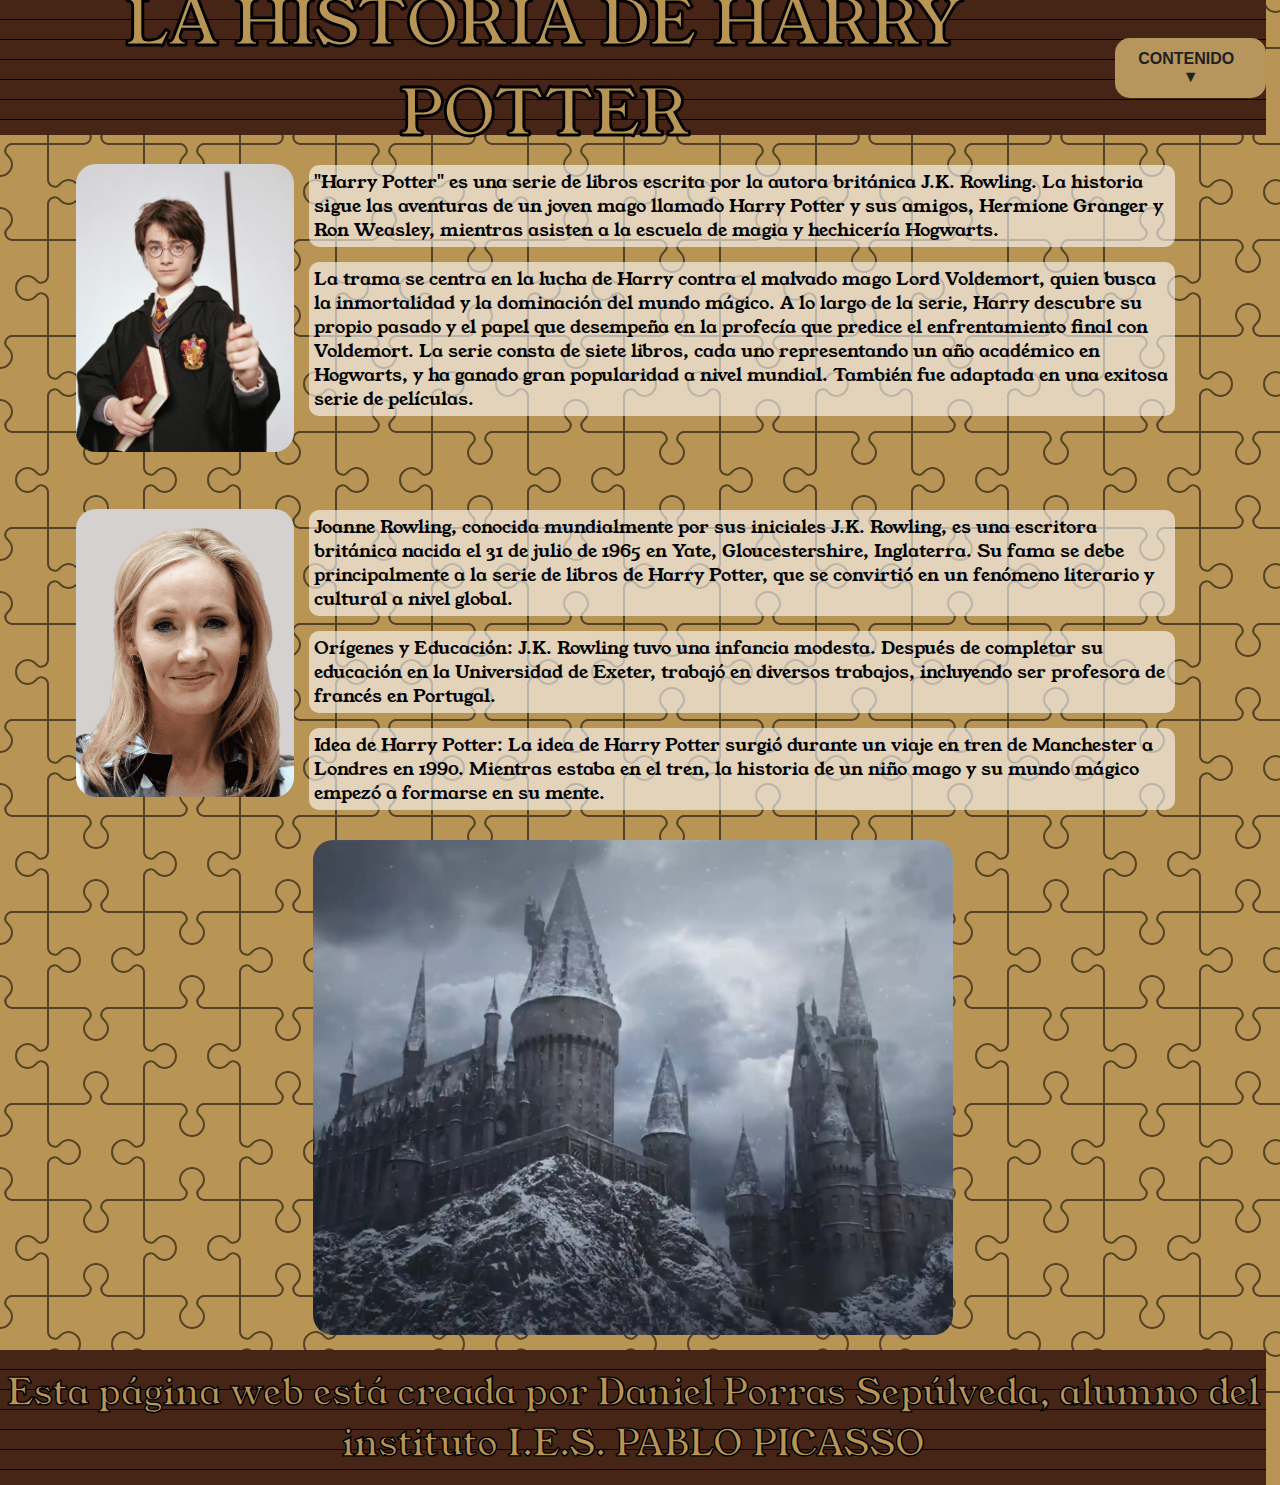
<file: index.html>
<!DOCTYPE html>
<html lang="es">
<head>
    <meta charset="UTF-8">
    <meta name="viewport" content="width=device-width, initial-scale=1.0">
    <meta name="description" content="La historia de Harry Potter"/>
    <meta name="author" content="Daniel Porras Sepúlveda"/>
    <title>Harry Potter</title>
    <link rel="stylesheet" href="./styles/styles.css">
    <link href="https://fonts.googleapis.com/css2?family=Pacifico&family=Young+Serif&display=swap" rel="stylesheet">

</head>
<body>
    <header>
        <h1>LA HISTORIA DE HARRY POTTER</h1>
        <div class="paste-button">
            <button class="button">CONTENIDO &nbsp; ▼</button>
            <div class="dropdown-content">
              <a id="top" href="./CasasHogwarts.html">Casas de Hogwarts</a>
              <a id="middle" href="./LibrosHarryPotter.html">Libros</a>
              <a id="bottom" href="./FormularioHarry.html">Formulario</a>
            </div>            
          </div>  
    </header>
    <section>
        
        <article>
                                
            <div id="contenidos">
                
                <div id="contenidoHarry">
                    <div id="img1" class="img">
                        <img src="./img/Harry.jpg" width="350" >
                    </div>
                    <div id="texto">
                        <p>"Harry Potter" es una serie de libros escrita por la autora británica J.K. Rowling. La historia sigue las aventuras de un joven mago llamado Harry Potter y sus amigos, Hermione Granger y Ron Weasley, mientras asisten a la escuela de magia y hechicería Hogwarts.</p>
                    <p> La trama se centra en la lucha de Harry contra el malvado mago Lord Voldemort, quien busca la inmortalidad y la dominación del mundo mágico. A lo largo de la serie, Harry descubre su propio pasado y el papel que desempeña en la profecía que predice el enfrentamiento final con Voldemort. La serie consta de siete libros, cada uno representando un año académico en Hogwarts, y ha ganado gran popularidad a nivel mundial. También fue adaptada en una exitosa serie de películas.</p>
                    </div>
                </div>

                <div id="contenidoJK">
                    <div class="img">
                        <img src="./img/JK_sinFondo.png">
                    </div>
                    <div id="texto">
                        <p>Joanne Rowling, conocida mundialmente por sus iniciales J.K. Rowling, es una escritora británica nacida el 31 de julio de 1965 en Yate, Gloucestershire, Inglaterra. Su fama se debe principalmente a la serie de libros de Harry Potter, que se convirtió en un fenómeno literario y cultural a nivel global.</p>
                        <p>Orígenes y Educación: J.K. Rowling tuvo una infancia modesta. Después de completar su educación en la Universidad de Exeter, trabajó en diversos trabajos, incluyendo ser profesora de francés en Portugal.</p>
                        <p>Idea de Harry Potter: La idea de Harry Potter surgió durante un viaje en tren de Manchester a Londres en 1990. Mientras estaba en el tren, la historia de un niño mago y su mundo mágico empezó a formarse en su mente.</p>
                    </div>
                    
                </div>

                <div id="contenido2">
                    <video autoplay loop muted playsinline>
                        <source src="./videos/FondoCastillo.mp4" type="video/mp4">
                    </video>
                </div>

            </div>

        </article>
        
    </section>
    <footer>
        <h2>Esta página web está creada por Daniel Porras Sepúlveda, alumno del instituto I.E.S. PABLO PICASSO</h2>
    </footer>
</body>
</html>
</file>
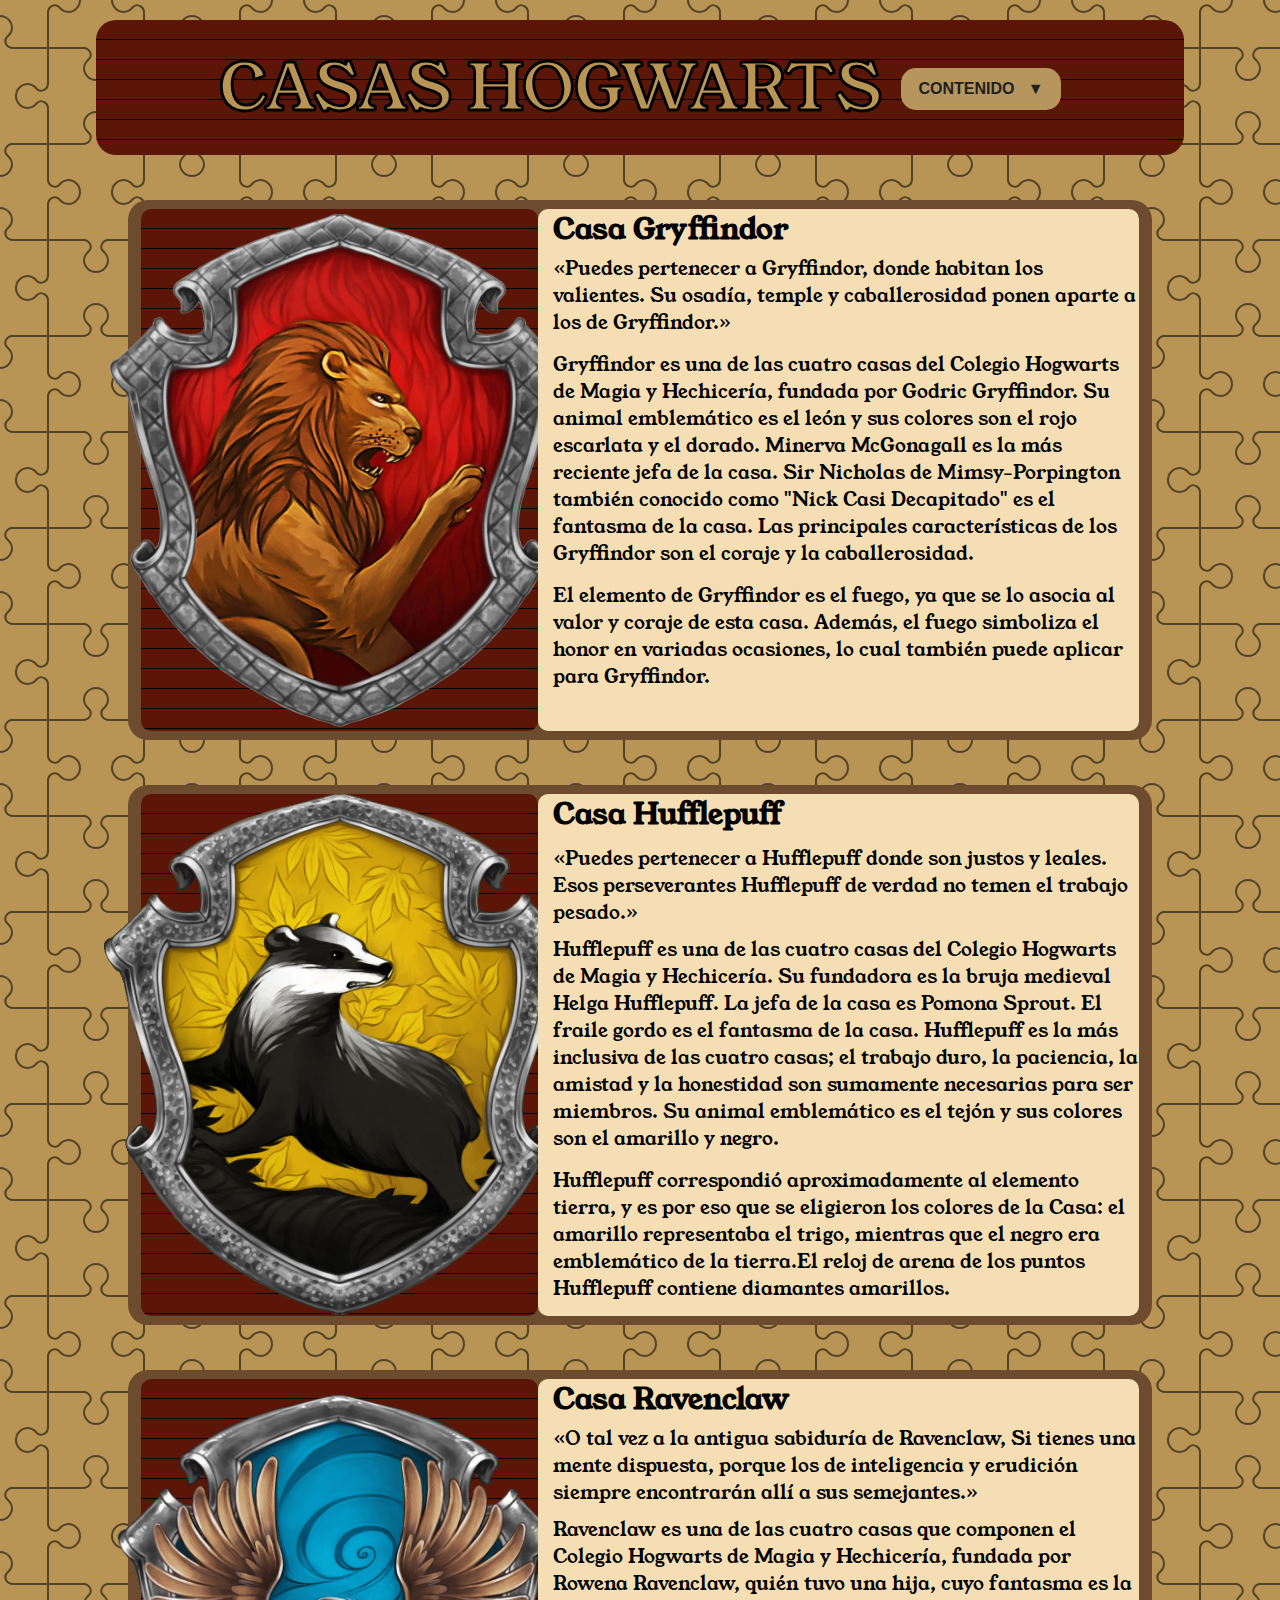
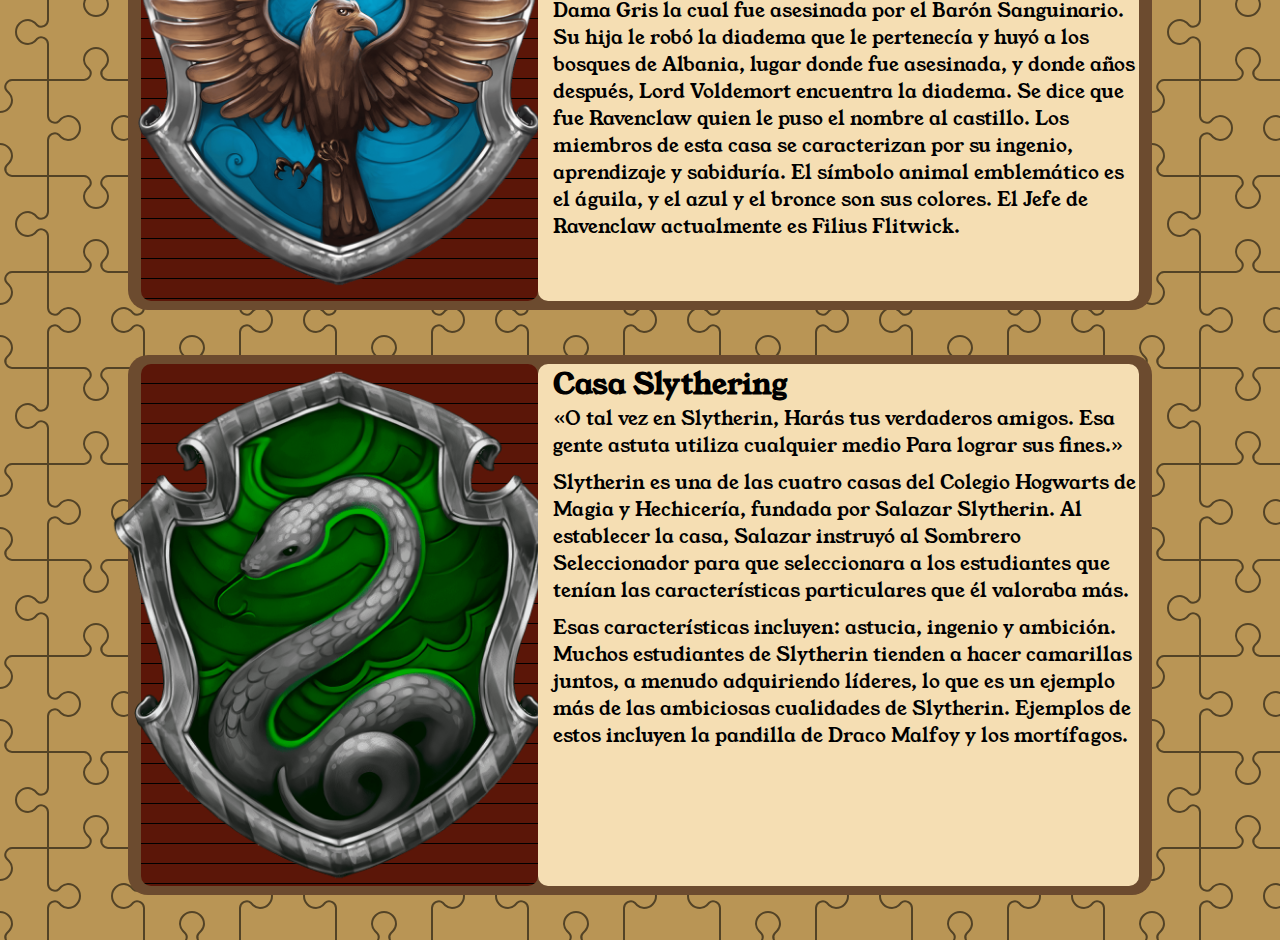
<file: CasasHogwarts.html>
<!DOCTYPE html>
<html lang="es">
<head>
    <meta charset="UTF-8">
    <meta name="viewport" content="width=device-width, initial-scale=1.0">
    <meta name="description" content="Explicaión de las distintas casas de Hogwarts"/>
    <meta name="author" content="Daniel Porras Sepúlveda"/>
    <title>Harry Potter</title>
    <link rel="stylesheet" href="./styles/styles_hogwarts.css">
    <link href="https://fonts.googleapis.com/css2?family=Pacifico&family=Young+Serif&display=swap" rel="stylesheet">
</head>

<body>

    <header>
            <h1>CASAS HOGWARTS</h1>
            <div class="paste-button">
                <button class="button">CONTENIDO &nbsp; ▼</button>
                <div class="dropdown-content">
                  <a id="top" href="./index.html">Página Principal</a>
                  <a id="middle" href="./LibrosHarryPotter.html">Libros</a>
                  <a id="bottom" href="./FormularioHarry.html">Formulario</a>
                </div>            
              </div> 
    </header>
    <section>
        <div class="casas" id="casa_gryffindor">
            <div class="imagen_casa">
                <img src="./img/Casa-Gryffindor.webp">
            </div>
            <div class="texto" id="texto_gryffindor">
                
                <h2>Casa Gryffindor</h2>
                <p id="parrafo1">«Puedes pertenecer a Gryffindor, donde habitan los valientes. Su osadía, temple y caballerosidad ponen aparte a los de Gryffindor.»</p>
                <p id="parrafo2">Gryffindor es una de las cuatro casas del Colegio Hogwarts de Magia y Hechicería, fundada por Godric Gryffindor. Su animal emblemático es el león y sus colores son el rojo escarlata y el dorado. Minerva McGonagall es la más reciente jefa de la casa. Sir Nicholas de Mimsy-Porpington también conocido como "Nick Casi Decapitado" es el fantasma de la casa. Las principales características de los Gryffindor son el coraje y la caballerosidad.</p>
                <p id="parrafo3">El elemento de Gryffindor es el fuego, ya que se lo asocia al valor y coraje de esta casa. Además, el fuego simboliza el honor en variadas ocasiones, lo cual también puede aplicar para Gryffindor.</p>
            </div>
        </div>
        <div class="casas" id="casa_hufflepuff">
            <div class="imagen_casa">
                <img src="./img/Casa-Hufflepuff.png">
            </div>
            <div class="texto" id="texto_hufflepuff">
                
                <h2>Casa Hufflepuff</h2>
                <p id="parrafo4">«Puedes pertenecer a Hufflepuff donde son justos y leales. Esos perseverantes Hufflepuff de verdad no temen el trabajo pesado.»</p>
                <p id="parrafo5">Hufflepuff  es una de las cuatro casas del Colegio Hogwarts de Magia y Hechicería. Su fundadora es la bruja medieval Helga Hufflepuff. La jefa de la casa es Pomona Sprout. El fraile gordo es el fantasma de la casa. Hufflepuff es la más inclusiva de las cuatro casas; el trabajo duro, la paciencia, la amistad y la honestidad son sumamente necesarias para ser miembros. Su animal emblemático es el tejón y sus colores son el amarillo y negro.</p>
                <p id="parrafo6">Hufflepuff correspondió aproximadamente al elemento tierra, y es por eso que se eligieron los colores de la Casa: el amarillo representaba el trigo, mientras que el negro era emblemático de la tierra.El reloj de arena de los puntos Hufflepuff contiene diamantes amarillos.</p>
            </div>
        </div>
        <div id="casa_ravenclaw" class="casas">
            <div class="imagen_casa">
                <img src="./img/Casa-Ravenclaw .png">
            </div>
            <div id="texto_ravenclaw" class="texto">
                
                <h2>Casa Ravenclaw</h2>
                <p id="parrafo7">«O tal vez a la antigua sabiduría de Ravenclaw, Si tienes una mente dispuesta, porque los de inteligencia y erudición siempre encontrarán allí a sus semejantes.»</p>
                <p id="parrafo8">Ravenclaw es una de las cuatro casas que componen el Colegio Hogwarts de Magia y Hechicería, fundada por Rowena Ravenclaw, quién tuvo una hija, cuyo fantasma es la Dama Gris la cual fue asesinada por el Barón Sanguinario. Su hija le robó la diadema que le pertenecía y huyó a los bosques de Albania, lugar donde fue asesinada, y donde años después, Lord Voldemort encuentra la diadema. Se dice que fue Ravenclaw quien le puso el nombre al castillo. Los miembros de esta casa se caracterizan por su ingenio, aprendizaje y sabiduría. El símbolo animal emblemático es el águila, y el azul y el bronce son sus colores. El Jefe de Ravenclaw actualmente es Filius Flitwick.</p>
            </div>
        </div>
        <div class="casas" id="casa_slythering">
            <div class="imagen_casa">
                <img src="./img/Casa-Slytherin.png">
            </div>
            <div class="texto" id="texto_slythering">
                
                <h2>Casa Slythering</h2>
                
                <p id="parrafo9">«O tal vez en Slytherin,
                    Harás tus verdaderos amigos.
                    Esa gente astuta utiliza cualquier medio
                    Para lograr sus fines.»</p>
                <p id="parrafo10">Slytherin es una de las cuatro casas del Colegio Hogwarts de Magia y Hechicería, fundada por Salazar Slytherin. Al establecer la casa, Salazar instruyó al Sombrero Seleccionador para que seleccionara a los estudiantes que tenían las características particulares que él valoraba más.</p>
                <p id="parrafo11">Esas características incluyen: astucia, ingenio y ambición. Muchos estudiantes de Slytherin tienden a hacer camarillas juntos, a menudo adquiriendo líderes, lo que es un ejemplo más de las ambiciosas cualidades de Slytherin. Ejemplos de estos incluyen la pandilla de Draco Malfoy y los mortífagos.</p>
            </div>
        </div>
    </section>
    
</body>
</html>
</file>
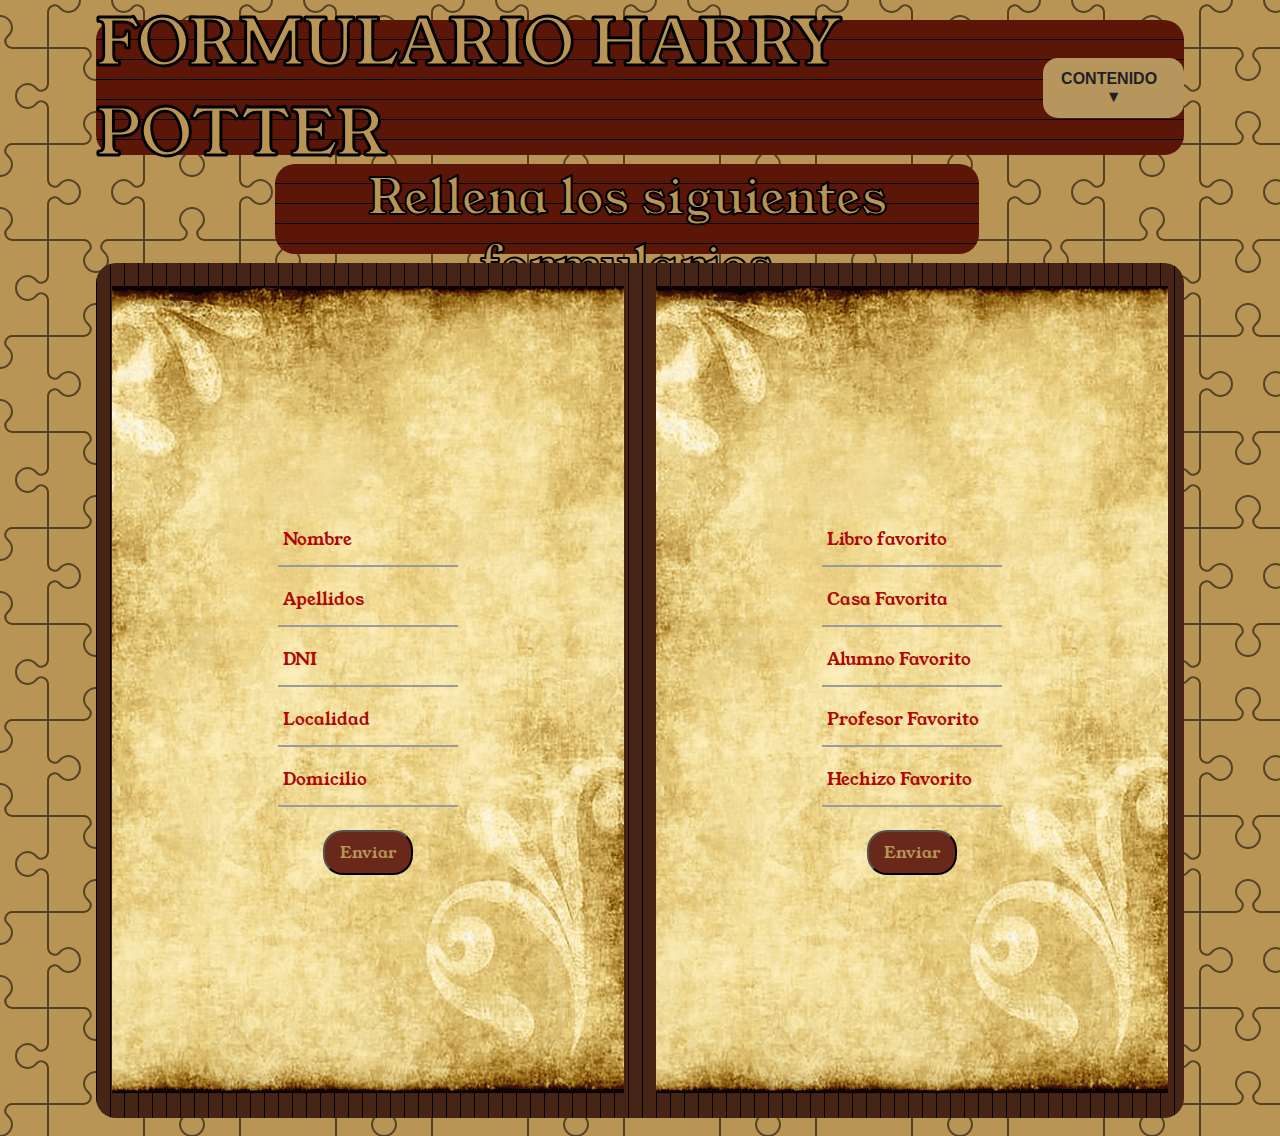
<file: FormularioHarry.html>
<!DOCTYPE html>
<html lang="es">
<head>
    <meta charset="UTF-8">
    <meta name="viewport" content="width=device-width, initial-scale=1.0">
    <meta name="description" content="Formulario"/>
    <meta name="author" content="Daniel Porras Sepúlveda"/>
    <title>Harry Potter</title>
    <link rel="stylesheet" href="./styles/styles_formulario.css">
    <link href="https://fonts.googleapis.com/css2?family=Pacifico&family=Young+Serif&display=swap" rel="stylesheet">
    <link rel="preconnect" href="https://fonts.googleapis.com">
<link rel="preconnect" href="https://fonts.gstatic.com" crossorigin>
<link href="https://fonts.googleapis.com/css2?family=Pacifico&family=Young+Serif&display=swap" rel="stylesheet">
</head>

<body>

    <header>
            <h1>FORMULARIO HARRY POTTER</h1>
            <div class="paste-button">
                <button class="button">CONTENIDO &nbsp; ▼</button>
                <div class="dropdown-content">
                  <a id="top" href="./index.html">Página Principal</a>
                  <a id="middle" href="./CasasHogwarts.html">Casas Hogwarts</a>
                  <a id="bottom" href="./LibrosHarryPotter.html">Libros Harry Potter</a>
                </div>            
              </div> 
    </header>
    <div id="títulos">
    <div class="cabecera_formulario">
        <p>Rellena los siguientes formularios</p>
    </div>
    </div>
    <section>
        
        <div id="contenido">
        <div class="formulario">
            <div class="group">
                
                <form>
                    <div class="form__group field">
                        <input type="input" class="form__field" placeholder="Name" required="" pattern="[A-Za-zÁáÉéÍíÓóÚú]+" >
                        <label for="name" class="form__label">Nombre</label>
                    </div>
                    <div class="form__group field">
                        <input type="text" class="form__field" placeholder="Name" required="" pattern="[A-Za-zÁáÉéÍíÓóÚú]+" >
                        <label for="name" class="form__label">Apellidos</label>
                    </div>
                    <div class="form__group field">
                        <input type="text" class="form__field" placeholder="Name" max="9" required="" pattern="[0-9]{8}[A-Z]" >
                        <label for="name" class="form__label">DNI</label>
                    </div>
                    <div class="form__group field">
                        <input type="text" class="form__field" placeholder="Name" required="" pattern="[A-Za-zÁáÉéÍíÓóÚú]+" >
                        <label for="name" class="form__label">Localidad</label>
                    </div>
                    <div class="form__group field">
                        <input type="text" class="form__field" placeholder="Name" required="" pattern="^[a-zA-Z0-9,ªº ]+$" >
                        <label for="name" class="form__label">Domicilio</label> <br><br>
                    </div> 
                    <input id="enviar" type="submit" value="Enviar">
                </form>
                
            </div>
        </div>

        <div class="formulario">
            <form>
                <div class="form__group field">
                    <input type="input" class="form__field" placeholder="Name" required="" pattern="[A-Za-zÁáÉéÍíÓóÚú]+" >
                    <label for="name" class="form__label">Libro favorito</label>
                </div>
                <div class="form__group field">
                    <input type="text" class="form__field" placeholder="Name" required="" pattern="[A-Za-zÁáÉéÍíÓóÚú]+" >
                    <label for="name" class="form__label">Casa Favorita</label>
                </div>
                <div class="form__group field">
                    <input type="text" class="form__field" placeholder="Name" max="9" required="" pattern="[A-Za-zÁáÉéÍíÓóÚú]+" >
                    <label for="name" class="form__label">Alumno Favorito</label>
                </div>
                <div class="form__group field">
                    <input type="text" class="form__field" placeholder="Name" required="" pattern="[A-Za-zÁáÉéÍíÓóÚú]+" >
                    <label for="name" class="form__label">Profesor Favorito</label>
                </div>
                <div class="form__group field">
                    <input type="text" class="form__field" placeholder="Name" required="" pattern="[A-Za-zÁáÉéÍíÓóÚú]+" >
                    <label for="name" class="form__label">Hechizo Favorito</label> <br><br>
                </div> 
                <input id="enviar" type="submit" value="Enviar">
            </form>
        </div>
        </div>

    </section>
    
</body>
</html>
</file>
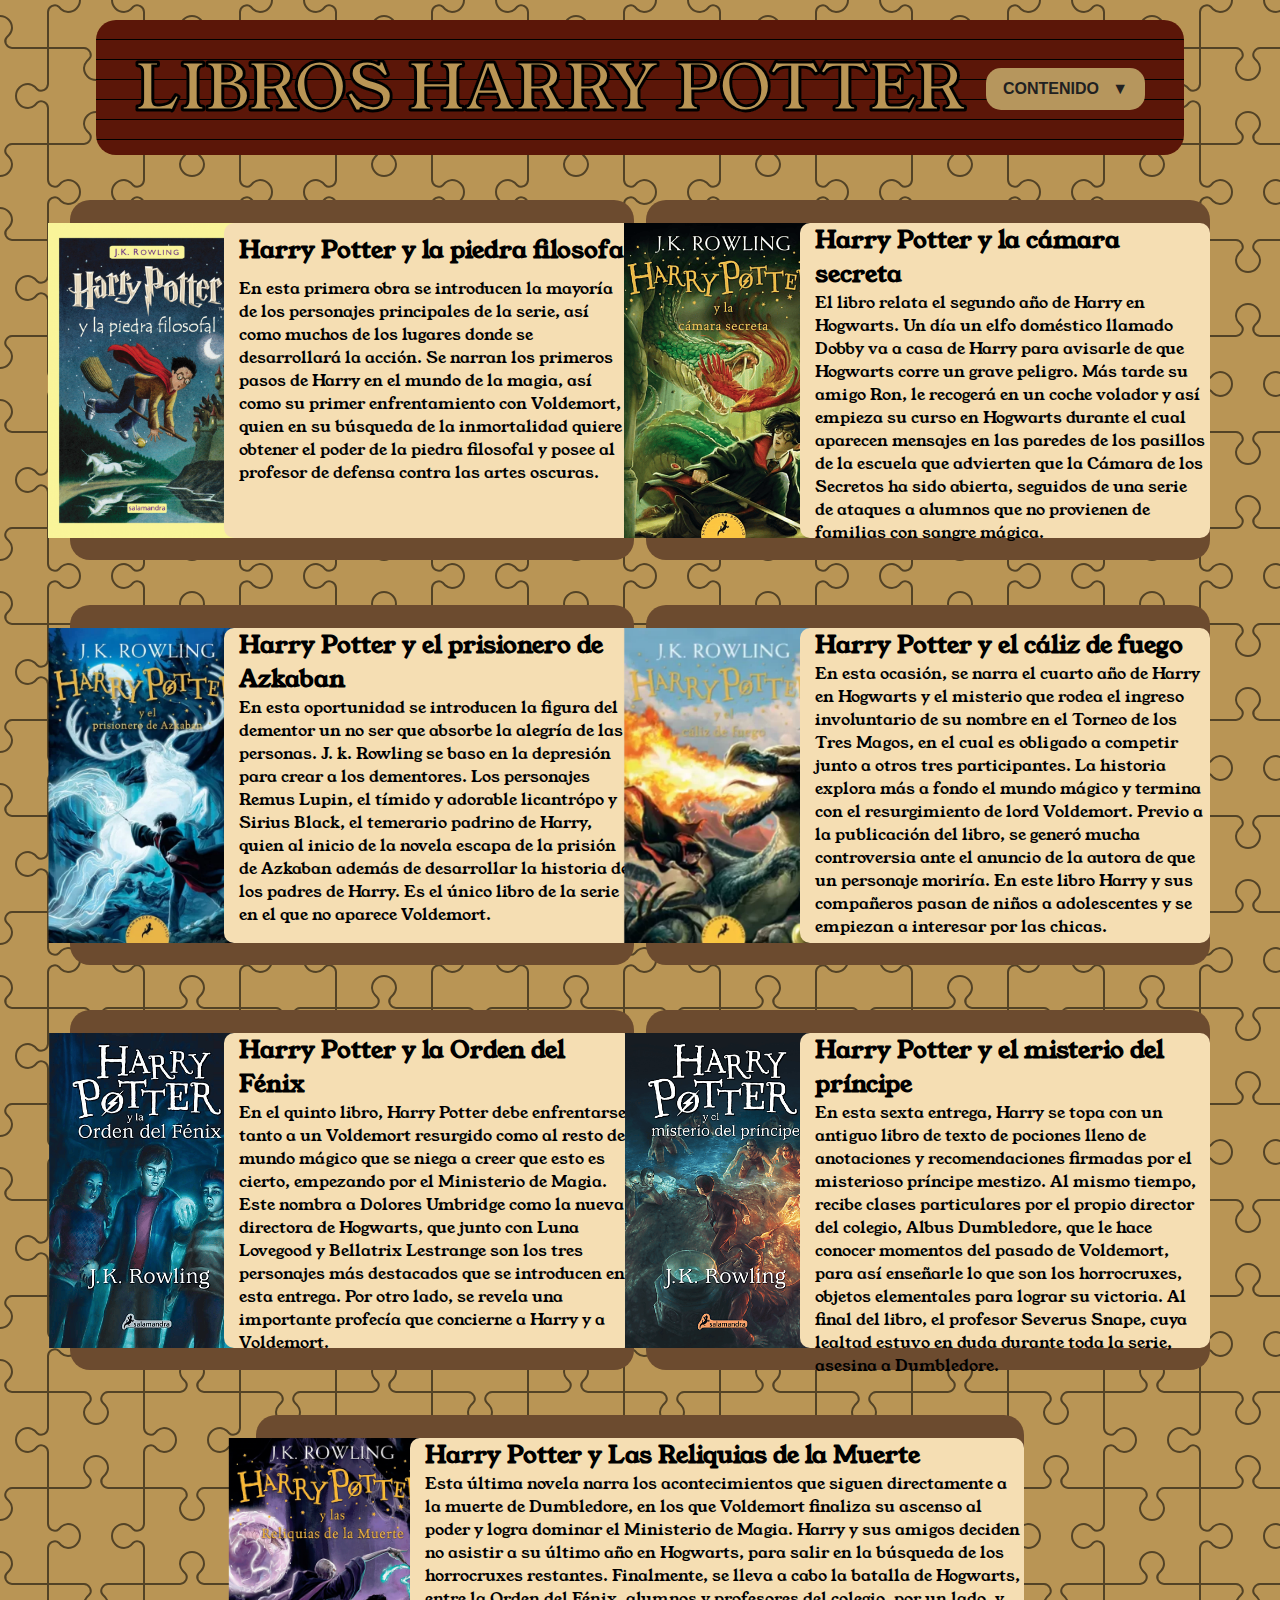
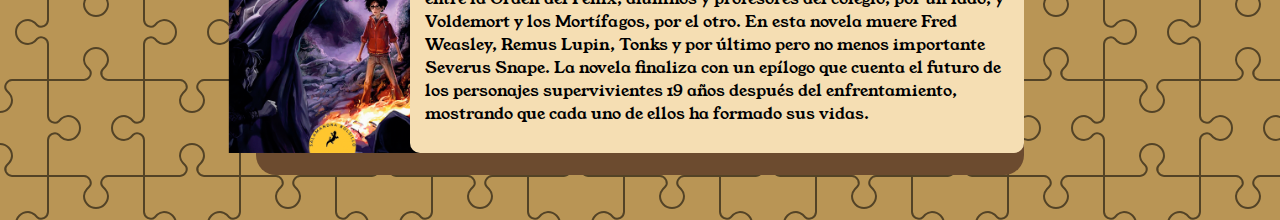
<file: LibrosHarryPotter.html>
<!DOCTYPE html>
<html lang="es">
<head>
    <meta charset="UTF-8">
    <meta name="viewport" content="width=device-width, initial-scale=1.0">
    <meta name="description" content="Resumen de los libros de Harry Potter"/>
    <meta name="author" content="Daniel Porras Sepúlveda"/>
    <title>Harry Potter</title>
    <link rel="stylesheet" href="./styles/styles_libros.css">
    <link href="https://fonts.googleapis.com/css2?family=Pacifico&family=Young+Serif&display=swap" rel="stylesheet">
</head>

<body>

    <header>
            <h1>LIBROS HARRY POTTER</h1>
            <div class="paste-button">
                <button class="button">CONTENIDO &nbsp; ▼</button>
                <div class="dropdown-content">
                  <a id="top" href="./index.html">Página Principal</a>
                  <a id="middle" href="./CasasHogwarts.html">Casas Hogwarts</a>
                  <a id="bottom" href="./FormularioHarry.html">Formulario</a>
                </div>            
              </div> 
    </header>
    <section>
        <div id="contenido">
        <div class="libros" id="libro1">
            <div class="imagen_libro">
                <img src="./img/harry-potter-y-la-piedra-filosofal.jpg">
            </div>
            <div class="texto" id="texto1">
                <h2 id="titulo1">Harry Potter y la piedra filosofal</h2>
                
                <p>En esta primera obra se introducen la mayoría de los personajes principales de la serie, así como muchos de los lugares donde se desarrollará la acción. Se narran los primeros pasos de Harry en el mundo de la magia, así como su primer enfrentamiento con Voldemort, quien en su búsqueda de la inmortalidad quiere obtener el poder de la piedra filosofal y posee al profesor de defensa contra las artes oscuras.</p>
            </div>
        </div>
        <div class="libros" id="libro2">
            <div class="imagen_libro">
                <img src="./img/Harry-Potter-y-la-camara-secreta.webp">
            </div>
            <div class="texto" id="texto2">
                <h2 id="titulo2" >Harry Potter y la cámara secreta</h2>
                <p>El libro relata el segundo año de Harry en Hogwarts. Un día un elfo doméstico llamado Dobby va a casa de Harry para avisarle de que Hogwarts corre un grave peligro. Más tarde su amigo Ron, le recogerá en un coche volador y así empieza su curso en Hogwarts durante el cual aparecen mensajes en las paredes de los pasillos de la escuela que advierten que la Cámara de los Secretos ha sido abierta, seguidos de una serie de ataques a alumnos que no provienen de familias con sangre mágica.</p>
            </div>
        </div>
        <div class="libros" id="libro3">
            <div class="imagen_libro">
                <img src="./img/Harry-Potter-y-el-prisionero-de-Azkaban.webp">
            </div>
            <div class="texto" id="texto3">
                <h2 id="titulo3">Harry Potter y el prisionero de Azkaban</h2>
                <p>En esta oportunidad se introducen la figura del dementor un no ser que absorbe la alegría de las personas. J. k. Rowling se baso en la depresión para crear a los dementores. Los personajes Remus Lupin, el tímido y adorable licantrópo y Sirius Black, el temerario padrino de Harry, quien al inicio de la novela escapa de la prisión de Azkaban además de desarrollar la historia de los padres de Harry. Es el único libro de la serie en el que no aparece Voldemort.</p>
            </div>
        </div>
        <div class="libros" id="libro4">
            <div class="imagen_libro">
                <img src="./img/Harry-Potter-y-el-caliz-de-fuego.webp">
            </div>
            <div class="texto" id="texto4">
                <h2 id="titulo4">Harry Potter y el cáliz de fuego</h2>
                <p>En esta ocasión, se narra el cuarto año de Harry en Hogwarts y el misterio que rodea el ingreso involuntario de su nombre en el Torneo de los Tres Magos, en el cual es obligado a competir junto a otros tres participantes. La historia explora más a fondo el mundo mágico y termina con el resurgimiento de lord Voldemort. Previo a la publicación del libro, se generó mucha controversia ante el anuncio de la autora de que un personaje moriría. En este libro Harry y sus compañeros pasan de niños a adolescentes y se empiezan a interesar por las chicas.
                </p>
            </div>
        </div>
        <div class="libros" id="libro5">
            <div class="imagen_libro">
                <img src="./img/Harry-Potter-y-la-orden-del-fenix.webp">
            </div>
            <div class="texto" id="texto5">
                <h2 id="titulo5">Harry Potter y la Orden del Fénix</h2>
                <p>En el quinto libro, Harry Potter debe enfrentarse tanto a un Voldemort resurgido como al resto del mundo mágico que se niega a creer que esto es cierto, empezando por el Ministerio de Magia. Este nombra a Dolores Umbridge como la nueva directora de Hogwarts, que junto con Luna Lovegood y Bellatrix Lestrange son los tres personajes más destacados que se introducen en esta entrega. Por otro lado, se revela una importante profecía que concierne a Harry y a Voldemort.</p>
            </div>
        </div>
        <div class="libros" id="libro6">
            <div class="imagen_libro">
                <img src="./img/Harry-Potter-y-el-misterio-del-principe.webp">
            </div>
            <div class="texto" id="texto6">
                <h2 id="titulo6">Harry Potter y el misterio del príncipe</h2>
                <p>En esta sexta entrega, Harry se topa con un antiguo libro de texto de pociones lleno de anotaciones y recomendaciones firmadas por el misterioso príncipe mestizo. Al mismo tiempo, recibe clases particulares por el propio director del colegio, Albus Dumbledore, que le hace conocer momentos del pasado de Voldemort, para así enseñarle lo que son los horrocruxes, objetos elementales para lograr su victoria. Al final del libro, el profesor Severus Snape, cuya lealtad estuvo en duda durante toda la serie, asesina a Dumbledore.</p>
            </div>
        </div>
        <div id="ultimo_libro">
        <div id="libro_especial" id="libro7">
            <div class="imagen_libro">
                <img src="./img/Harry-Potter-y-Las-Reliquias-de-la-Muerte.jpg">
            </div>
            <div class="texto" id="texto7">
                <h2 id="titulo7">Harry Potter y Las Reliquias de la Muerte</h2>
                <p>Esta última novela narra los acontecimientos que siguen directamente a la muerte de Dumbledore, en los que Voldemort finaliza su ascenso al poder y logra dominar el Ministerio de Magia. Harry y sus amigos deciden no asistir a su último año en Hogwarts, para salir en la búsqueda de los horrocruxes restantes. Finalmente, se lleva a cabo la batalla de Hogwarts, entre la Orden del Fénix, alumnos y profesores del colegio, por un lado, y Voldemort y los Mortífagos, por el otro. En esta novela muere Fred Weasley, Remus Lupin, Tonks y por último pero no menos importante Severus Snape. La novela finaliza con un epílogo que cuenta el futuro de los personajes supervivientes 19 años después del enfrentamiento, mostrando que cada uno de ellos ha formado sus vidas.</p>
            </div>
        </div>
        </div>
    </div>

    </section>
    
</body>
</html>
</file>
<file: styles/styles.css>
*{
        margin: 0px;
        padding: 0px;
        
}

html{
        scroll-behavior: smooth;   
        background-color: #b99555;
        background-image: url("data:image/svg+xml,%3Csvg xmlns='http://www.w3.org/2000/svg' width='192' height='192' viewBox='0 0 192 192'%3E%3Cpath fill='%23000000' fill-opacity='0.55' d='M192 15v2a11 11 0 0 0-11 11c0 1.94 1.16 4.75 2.53 6.11l2.36 2.36a6.93 6.93 0 0 1 1.22 7.56l-.43.84a8.08 8.08 0 0 1-6.66 4.13H145v35.02a6.1 6.1 0 0 0 3.03 4.87l.84.43c1.58.79 4 .4 5.24-.85l2.36-2.36a12.04 12.04 0 0 1 7.51-3.11 13 13 0 1 1 .02 26 12 12 0 0 1-7.53-3.11l-2.36-2.36a4.93 4.93 0 0 0-5.24-.85l-.84.43a6.1 6.1 0 0 0-3.03 4.87V143h35.02a8.08 8.08 0 0 1 6.66 4.13l.43.84a6.91 6.91 0 0 1-1.22 7.56l-2.36 2.36A10.06 10.06 0 0 0 181 164a11 11 0 0 0 11 11v2a13 13 0 0 1-13-13 12 12 0 0 1 3.11-7.53l2.36-2.36a4.93 4.93 0 0 0 .85-5.24l-.43-.84a6.1 6.1 0 0 0-4.87-3.03H145v35.02a8.08 8.08 0 0 1-4.13 6.66l-.84.43a6.91 6.91 0 0 1-7.56-1.22l-2.36-2.36A10.06 10.06 0 0 0 124 181a11 11 0 0 0-11 11h-2a13 13 0 0 1 13-13c2.47 0 5.79 1.37 7.53 3.11l2.36 2.36a4.94 4.94 0 0 0 5.24.85l.84-.43a6.1 6.1 0 0 0 3.03-4.87V145h-35.02a8.08 8.08 0 0 1-6.66-4.13l-.43-.84a6.91 6.91 0 0 1 1.22-7.56l2.36-2.36A10.06 10.06 0 0 0 107 124a11 11 0 0 0-22 0c0 1.94 1.16 4.75 2.53 6.11l2.36 2.36a6.93 6.93 0 0 1 1.22 7.56l-.43.84a8.08 8.08 0 0 1-6.66 4.13H49v35.02a6.1 6.1 0 0 0 3.03 4.87l.84.43c1.58.79 4 .4 5.24-.85l2.36-2.36a12.04 12.04 0 0 1 7.51-3.11A13 13 0 0 1 81 192h-2a11 11 0 0 0-11-11c-1.94 0-4.75 1.16-6.11 2.53l-2.36 2.36a6.93 6.93 0 0 1-7.56 1.22l-.84-.43a8.08 8.08 0 0 1-4.13-6.66V145H11.98a6.1 6.1 0 0 0-4.87 3.03l-.43.84c-.79 1.58-.4 4 .85 5.24l2.36 2.36a12.04 12.04 0 0 1 3.11 7.51A13 13 0 0 1 0 177v-2a11 11 0 0 0 11-11c0-1.94-1.16-4.75-2.53-6.11l-2.36-2.36a6.93 6.93 0 0 1-1.22-7.56l.43-.84a8.08 8.08 0 0 1 6.66-4.13H47v-35.02a6.1 6.1 0 0 0-3.03-4.87l-.84-.43c-1.59-.8-4-.4-5.24.85l-2.36 2.36A12 12 0 0 1 28 109a13 13 0 1 1 0-26c2.47 0 5.79 1.37 7.53 3.11l2.36 2.36a4.94 4.94 0 0 0 5.24.85l.84-.43A6.1 6.1 0 0 0 47 84.02V49H11.98a8.08 8.08 0 0 1-6.66-4.13l-.43-.84a6.91 6.91 0 0 1 1.22-7.56l2.36-2.36A10.06 10.06 0 0 0 11 28 11 11 0 0 0 0 17v-2a13 13 0 0 1 13 13c0 2.47-1.37 5.79-3.11 7.53l-2.36 2.36a4.94 4.94 0 0 0-.85 5.24l.43.84A6.1 6.1 0 0 0 11.98 47H47V11.98a8.08 8.08 0 0 1 4.13-6.66l.84-.43a6.91 6.91 0 0 1 7.56 1.22l2.36 2.36A10.06 10.06 0 0 0 68 11 11 11 0 0 0 79 0h2a13 13 0 0 1-13 13 12 12 0 0 1-7.53-3.11l-2.36-2.36a4.93 4.93 0 0 0-5.24-.85l-.84.43A6.1 6.1 0 0 0 49 11.98V47h35.02a8.08 8.08 0 0 1 6.66 4.13l.43.84a6.91 6.91 0 0 1-1.22 7.56l-2.36 2.36A10.06 10.06 0 0 0 85 68a11 11 0 0 0 22 0c0-1.94-1.16-4.75-2.53-6.11l-2.36-2.36a6.93 6.93 0 0 1-1.22-7.56l.43-.84a8.08 8.08 0 0 1 6.66-4.13H143V11.98a6.1 6.1 0 0 0-3.03-4.87l-.84-.43c-1.59-.8-4-.4-5.24.85l-2.36 2.36A12 12 0 0 1 124 13a13 13 0 0 1-13-13h2a11 11 0 0 0 11 11c1.94 0 4.75-1.16 6.11-2.53l2.36-2.36a6.93 6.93 0 0 1 7.56-1.22l.84.43a8.08 8.08 0 0 1 4.13 6.66V47h35.02a6.1 6.1 0 0 0 4.87-3.03l.43-.84c.8-1.59.4-4-.85-5.24l-2.36-2.36A12 12 0 0 1 179 28a13 13 0 0 1 13-13zM84.02 143a6.1 6.1 0 0 0 4.87-3.03l.43-.84c.8-1.59.4-4-.85-5.24l-2.36-2.36A12 12 0 0 1 83 124a13 13 0 1 1 26 0c0 2.47-1.37 5.79-3.11 7.53l-2.36 2.36a4.94 4.94 0 0 0-.85 5.24l.43.84a6.1 6.1 0 0 0 4.87 3.03H143v-35.02a8.08 8.08 0 0 1 4.13-6.66l.84-.43a6.91 6.91 0 0 1 7.56 1.22l2.36 2.36A10.06 10.06 0 0 0 164 107a11 11 0 0 0 0-22c-1.94 0-4.75 1.16-6.11 2.53l-2.36 2.36a6.93 6.93 0 0 1-7.56 1.22l-.84-.43a8.08 8.08 0 0 1-4.13-6.66V49h-35.02a6.1 6.1 0 0 0-4.87 3.03l-.43.84c-.79 1.58-.4 4 .85 5.24l2.36 2.36a12.04 12.04 0 0 1 3.11 7.51A13 13 0 1 1 83 68a12 12 0 0 1 3.11-7.53l2.36-2.36a4.93 4.93 0 0 0 .85-5.24l-.43-.84A6.1 6.1 0 0 0 84.02 49H49v35.02a8.08 8.08 0 0 1-4.13 6.66l-.84.43a6.91 6.91 0 0 1-7.56-1.22l-2.36-2.36A10.06 10.06 0 0 0 28 85a11 11 0 0 0 0 22c1.94 0 4.75-1.16 6.11-2.53l2.36-2.36a6.93 6.93 0 0 1 7.56-1.22l.84.43a8.08 8.08 0 0 1 4.13 6.66V143h35.02z'%3E%3C/path%3E%3C/svg%3E");
}

header{
        height: 15vh;
        width: 98.93vw;
        background-color: #462517;
        background-size: 20px 20px;
        background-image:  repeating-linear-gradient(0deg, #000000, #000000 1px, #462517 1px, #462517);
        text-align: center;

        display: flex;
        justify-content: center;
        align-items: center;

        font-family: 'Young Serif', serif;
        font-size: 2em;
        color: #b99555;

}

header > h1 {
        -webkit-text-stroke: 1px black;
}

.paste-button{
        margin-left: 25px;
}

footer{
        height: 15vh;
        width: 98.93vw;
        background-color: #462517;
        background-size: 20px 20px;
        background-image:  repeating-linear-gradient(0deg, #000000, #000000 1px, #462517 1px, #462517);
        text-align: center;
        display: flex;
        justify-content: center;
        align-items: center;

        font-family: 'Young Serif', serif;
        font-size: 1.5em;
        color: #b99555;

}

footer > h2 {
        -webkit-text-stroke: 0.5px black;
}

article{
        height: 135vh;
        width: 98.93vw;
        display: flex;  
        justify-content: center;
        align-items: center;
}


#contenidos{
        height: 135vh;
        width: 90vw;
        flex-wrap: wrap;
        justify-content: center;
        align-items: center;
        display: flex;
}

#contenidoHarry{
        height: 35vh;
        width: 90vw;
        display: flex;
        justify-content: center;
        align-items: center;
        flex-wrap: wrap;
}

#contenidoJK{
        height: 35vh;
        width: 90vw;
        display: flex;
        justify-content: center;
        align-items: center;
        flex-wrap: wrap;
}

.img{
        height: 32vh;
        width:17vw;
        background-color: rgb(213, 209, 209);
        display: block;
        display: flex;
        overflow: hidden;
        justify-content: center;
        border-radius: 20px;
}

#texto{
        height: 35vh;
        width: 70vw;
        justify-content: center;
        align-items: center;
        font-family: 'Young Serif', serif;
        border-radius: 20px;
}

#texto > p{
        margin: 15px;
        padding: 5px;
        background-color:rgba(254, 254, 254, 0.6); /* Rojo con 50% de opacidad */
        border-radius: 10px;
        font-size: 1.10em;
}
#contenido2{
        height: 55vh;
        width: 50vw;

        overflow: hidden;
        display: block;
        display: flex;
}

video{
        width: 100%;
        height: 100%;
        object-fit: cover;
        border-radius: 20px;
}


.paste-button {
        position: relative;
        display: block;
        font-family: 'Segoe UI', Tahoma, Geneva, Verdana, sans-serif;
      }
      
      .button {
        background-color: #b6965d;
        color: #212121;
        padding: 10px 15px;
        font-size: 15px;
        font-weight: bold;
        border: 2px solid transparent;
        border-radius: 15px;
        cursor: pointer;
        font-size: 0.5em;
      }
      
      .dropdown-content {
        display: none;
        font-size: 13px;
        position: absolute;
        z-index: 1;
        min-width: 200px;
        background-color: #212121;
        border: 2px solid #917046;
        border-radius: 0px 15px 15px 15px;
        box-shadow: 0px 8px 16px 0px rgba(0,0,0,0.2);
      }
      
      .dropdown-content a {
        color: #917046;
        padding: 8px 10px;
        text-decoration: none;
        display: block;
        transition: 0.1s;
        font-size: 1.4em;
      }
      
      .dropdown-content a:hover {
        background-color: #917046;
        color: #ffffff;
      }
      
      .dropdown-content a:focus {
        background-color: #212121;
        color: #917046;
      }
      
      .dropdown-content #top:hover {
        border-radius: 0px 13px 0px 0px;
      }
      
      .dropdown-content #bottom:hover {
        border-radius: 0px 0px 13px 13px;
      }
      
      .paste-button:hover button {
        border-radius: 15px 15px 0px 0px;
      }
      
      .paste-button:hover .dropdown-content {
        display: block;
      }
    
      

@media (max-width : 768px) {

article{
 flex-wrap: wrap;
}

header{
height: 30vh;
width: 100vw;
background-color: #462517;
background-size: 20px 20px;
background-image:  repeating-linear-gradient(0deg, #000000, #000000 1px, #462517 1px, #462517);
text-align: center;

display: block;
font-size: 1.5em;
}

.paste-button{
margin-right: 60vw;
}

#contenidos{
        height: 300vh;
        flex-wrap: wrap;
}

section{
        height: 300vh;
        flex-wrap: wrap;
}

#contenidoHarry{
        margin-bottom: 65vh;
}

#texto{
        width: 100vw;
        height: 85vh;
}

#texto > p{
        margin-top: 5vh;
}
.img{
width: 80vw;
}

#contenidoJK{
        margin-bottom: 70vh;
        margin-top: 5vh;
}

#contenido2{
        width: 100vw;
        margin-top: 3vh;
}

footer{
height: 30vh;
width: 100vw;
background-color: #462517;
background-size: 20px 20px;
background-image:  repeating-linear-gradient(0deg, #000000, #000000 1px, #462517 1px, #462517);
font-size: 1.2em;
}
        
footer > h2 {
-webkit-text-stroke: 0.5px black;
}

}
</file>
<file: styles/styles_hogwarts.css>
*{
    margin: 0px;
    padding: 0px;
}

html{
    scroll-behavior: smooth;   
    background-color: #b99555;
    background-image: url("data:image/svg+xml,%3Csvg xmlns='http://www.w3.org/2000/svg' width='192' height='192' viewBox='0 0 192 192'%3E%3Cpath fill='%23000000' fill-opacity='0.55' d='M192 15v2a11 11 0 0 0-11 11c0 1.94 1.16 4.75 2.53 6.11l2.36 2.36a6.93 6.93 0 0 1 1.22 7.56l-.43.84a8.08 8.08 0 0 1-6.66 4.13H145v35.02a6.1 6.1 0 0 0 3.03 4.87l.84.43c1.58.79 4 .4 5.24-.85l2.36-2.36a12.04 12.04 0 0 1 7.51-3.11 13 13 0 1 1 .02 26 12 12 0 0 1-7.53-3.11l-2.36-2.36a4.93 4.93 0 0 0-5.24-.85l-.84.43a6.1 6.1 0 0 0-3.03 4.87V143h35.02a8.08 8.08 0 0 1 6.66 4.13l.43.84a6.91 6.91 0 0 1-1.22 7.56l-2.36 2.36A10.06 10.06 0 0 0 181 164a11 11 0 0 0 11 11v2a13 13 0 0 1-13-13 12 12 0 0 1 3.11-7.53l2.36-2.36a4.93 4.93 0 0 0 .85-5.24l-.43-.84a6.1 6.1 0 0 0-4.87-3.03H145v35.02a8.08 8.08 0 0 1-4.13 6.66l-.84.43a6.91 6.91 0 0 1-7.56-1.22l-2.36-2.36A10.06 10.06 0 0 0 124 181a11 11 0 0 0-11 11h-2a13 13 0 0 1 13-13c2.47 0 5.79 1.37 7.53 3.11l2.36 2.36a4.94 4.94 0 0 0 5.24.85l.84-.43a6.1 6.1 0 0 0 3.03-4.87V145h-35.02a8.08 8.08 0 0 1-6.66-4.13l-.43-.84a6.91 6.91 0 0 1 1.22-7.56l2.36-2.36A10.06 10.06 0 0 0 107 124a11 11 0 0 0-22 0c0 1.94 1.16 4.75 2.53 6.11l2.36 2.36a6.93 6.93 0 0 1 1.22 7.56l-.43.84a8.08 8.08 0 0 1-6.66 4.13H49v35.02a6.1 6.1 0 0 0 3.03 4.87l.84.43c1.58.79 4 .4 5.24-.85l2.36-2.36a12.04 12.04 0 0 1 7.51-3.11A13 13 0 0 1 81 192h-2a11 11 0 0 0-11-11c-1.94 0-4.75 1.16-6.11 2.53l-2.36 2.36a6.93 6.93 0 0 1-7.56 1.22l-.84-.43a8.08 8.08 0 0 1-4.13-6.66V145H11.98a6.1 6.1 0 0 0-4.87 3.03l-.43.84c-.79 1.58-.4 4 .85 5.24l2.36 2.36a12.04 12.04 0 0 1 3.11 7.51A13 13 0 0 1 0 177v-2a11 11 0 0 0 11-11c0-1.94-1.16-4.75-2.53-6.11l-2.36-2.36a6.93 6.93 0 0 1-1.22-7.56l.43-.84a8.08 8.08 0 0 1 6.66-4.13H47v-35.02a6.1 6.1 0 0 0-3.03-4.87l-.84-.43c-1.59-.8-4-.4-5.24.85l-2.36 2.36A12 12 0 0 1 28 109a13 13 0 1 1 0-26c2.47 0 5.79 1.37 7.53 3.11l2.36 2.36a4.94 4.94 0 0 0 5.24.85l.84-.43A6.1 6.1 0 0 0 47 84.02V49H11.98a8.08 8.08 0 0 1-6.66-4.13l-.43-.84a6.91 6.91 0 0 1 1.22-7.56l2.36-2.36A10.06 10.06 0 0 0 11 28 11 11 0 0 0 0 17v-2a13 13 0 0 1 13 13c0 2.47-1.37 5.79-3.11 7.53l-2.36 2.36a4.94 4.94 0 0 0-.85 5.24l.43.84A6.1 6.1 0 0 0 11.98 47H47V11.98a8.08 8.08 0 0 1 4.13-6.66l.84-.43a6.91 6.91 0 0 1 7.56 1.22l2.36 2.36A10.06 10.06 0 0 0 68 11 11 11 0 0 0 79 0h2a13 13 0 0 1-13 13 12 12 0 0 1-7.53-3.11l-2.36-2.36a4.93 4.93 0 0 0-5.24-.85l-.84.43A6.1 6.1 0 0 0 49 11.98V47h35.02a8.08 8.08 0 0 1 6.66 4.13l.43.84a6.91 6.91 0 0 1-1.22 7.56l-2.36 2.36A10.06 10.06 0 0 0 85 68a11 11 0 0 0 22 0c0-1.94-1.16-4.75-2.53-6.11l-2.36-2.36a6.93 6.93 0 0 1-1.22-7.56l.43-.84a8.08 8.08 0 0 1 6.66-4.13H143V11.98a6.1 6.1 0 0 0-3.03-4.87l-.84-.43c-1.59-.8-4-.4-5.24.85l-2.36 2.36A12 12 0 0 1 124 13a13 13 0 0 1-13-13h2a11 11 0 0 0 11 11c1.94 0 4.75-1.16 6.11-2.53l2.36-2.36a6.93 6.93 0 0 1 7.56-1.22l.84.43a8.08 8.08 0 0 1 4.13 6.66V47h35.02a6.1 6.1 0 0 0 4.87-3.03l.43-.84c.8-1.59.4-4-.85-5.24l-2.36-2.36A12 12 0 0 1 179 28a13 13 0 0 1 13-13zM84.02 143a6.1 6.1 0 0 0 4.87-3.03l.43-.84c.8-1.59.4-4-.85-5.24l-2.36-2.36A12 12 0 0 1 83 124a13 13 0 1 1 26 0c0 2.47-1.37 5.79-3.11 7.53l-2.36 2.36a4.94 4.94 0 0 0-.85 5.24l.43.84a6.1 6.1 0 0 0 4.87 3.03H143v-35.02a8.08 8.08 0 0 1 4.13-6.66l.84-.43a6.91 6.91 0 0 1 7.56 1.22l2.36 2.36A10.06 10.06 0 0 0 164 107a11 11 0 0 0 0-22c-1.94 0-4.75 1.16-6.11 2.53l-2.36 2.36a6.93 6.93 0 0 1-7.56 1.22l-.84-.43a8.08 8.08 0 0 1-4.13-6.66V49h-35.02a6.1 6.1 0 0 0-4.87 3.03l-.43.84c-.79 1.58-.4 4 .85 5.24l2.36 2.36a12.04 12.04 0 0 1 3.11 7.51A13 13 0 1 1 83 68a12 12 0 0 1 3.11-7.53l2.36-2.36a4.93 4.93 0 0 0 .85-5.24l-.43-.84A6.1 6.1 0 0 0 84.02 49H49v35.02a8.08 8.08 0 0 1-4.13 6.66l-.84.43a6.91 6.91 0 0 1-7.56-1.22l-2.36-2.36A10.06 10.06 0 0 0 28 85a11 11 0 0 0 0 22c1.94 0 4.75-1.16 6.11-2.53l2.36-2.36a6.93 6.93 0 0 1 7.56-1.22l.84.43a8.08 8.08 0 0 1 4.13 6.66V143h35.02z'%3E%3C/path%3E%3C/svg%3E");
}

header{
    height: 15vh;
    width: 85vw;
    margin-left: auto;
    margin-right: auto;
    margin-top: 20px;
    border-radius: 20px;

    display: flex;
    justify-content: center;
    align-items: center;
    background-color: #5b1608;
    background-size: 20px 20px;
    background-image:  repeating-linear-gradient(0deg, #000000, #000000 1px, #5b1608 1px, #5b1608);

    font-family: 'Young Serif', serif;
    font-size: 2em;
    color: #b99555;
}

header > div{
    margin-left: 20px;
}

header > h1 {
    -webkit-text-stroke: 1px black;
}
.casas{
    height: 60vh;
    width: 80vw;
    margin-left: auto;
    margin-right: auto;
    margin-bottom: 5vh;
    margin-top: 5vh;
    border-radius: 20px;
    display: flex;
    justify-content: center;
    background-color: #6c4b2f;
}

.imagen_casa{
    height: 58vh;
    width: 31vw;
    margin-top: auto;
    margin-bottom: auto;
    background-color: #5b1608;
    background-size: 20px 20px;
    background-image:  repeating-linear-gradient(0deg, #000000, #000000 1px, #5b1608 1px, #5b1608);    
    border-radius: 10px;

    display: block;
    display: flex;
    justify-content: center;
}

.texto{
    height: 58vh;
    width: 47vw;
    border-radius: 10px;
    margin-top: auto;
    margin-bottom: auto;
    justify-content: center;
    align-items: center;
    background-color: wheat;
    font-size: 1.2em;
}

.texto > p{
    font-family: 'Young Serif', serif;
    margin-left: 15px;
}

.texto > h2{
    font-family: 'Young Serif', serif;
    margin-left: 15px;
}

#parrafo1{
  margin-bottom: 15px;
  margin-top: 5px;
}

#parrafo2{
  margin-bottom: 15px;
}

#parrafo4{
  margin-bottom: 10px;
  margin-top: 10px;
}

#parrafo6{
  margin-top: 15px;
}

#parrafo7{
  margin-bottom: 10px;
  margin-top: 5px;
}

#parrafo9{
  margin-bottom: 10px;
}

#parrafo10{
  margin-bottom: 10px;
  margin-top: 10px;
}

#parrafo11{
  margin-bottom: 10px;
  margin-top: 10px;
}

.paste-button {
  position: relative;
  display: block;
  font-family: 'Segoe UI', Tahoma, Geneva, Verdana, sans-serif;
}

.button {
  background-color: #b6965d;
  color: #212121;
  padding: 10px 15px;
  font-size: 15px;
  font-weight: bold;
  border: 2px solid transparent;
  border-radius: 15px;
  cursor: pointer;
  font-size: 0.5em;
}

.dropdown-content {
  display: none;
  font-size: 13px;
  position: absolute;
  z-index: 1;
  min-width: 200px;
  background-color: #212121;
  border: 2px solid #917046;
  border-radius: 0px 15px 15px 15px;
  box-shadow: 0px 8px 16px 0px rgba(0,0,0,0.2);
}

.dropdown-content a {
  color: #917046;
  padding: 8px 10px;
  text-decoration: none;
  display: block;
  transition: 0.1s;
  font-size: 1.4em;
}

.dropdown-content a:hover {
  background-color: #917046;
  color: #ffffff;
}

.dropdown-content a:focus {
  background-color: #212121;
  color: #917046;
}

.dropdown-content #top:hover {
  border-radius: 0px 13px 0px 0px;
}

.dropdown-content #bottom:hover {
  border-radius: 0px 0px 13px 13px;
}

.paste-button:hover button {
  border-radius: 15px 15px 0px 0px;
}

.paste-button:hover .dropdown-content {
  display: block;
}


  
@media (max-width : 768px) {
  

header{
  height: 25vh;
  width: 90vw;
  font-size: 1.5em;
  display: block;
  text-align: center;
}


header > h1 {
  -webkit-text-stroke: 1px black;
}

header > div{
  margin-right: 50vw;
}

.casas{
  height: 132vh;
  width: 94vw;
  align-items: center;
  flex-direction: column;
}

#casa_gryffindor{
  height: 155vh;
}

#texto_gryffindor{
  height: 110vh;
}

#casa_hufflepuff{
  height: 160vh;
}

#texto_hufflepuff{
  height: 115vh;
}

#casa_ravenclaw{
  height: 160vh;
}

#texto_ravenclaw{
  height: 115vh;
}

#casa_slythering{
  height: 145vh;
}

#texto_slythering{
  height: 100vh;
}

.imagen_casa{
  height: 40vh;
  width: 90vw;  
 
  overflow: hidden;
}

.texto{
  height: 90vh;
  width: 90vw;
  display: block;
  font-size: 1.3em;
  padding-left: 2px;
  padding-right: 2px;
}

img{
  width: auto;
  height: auto;
}





}
</file>
<file: styles/styles_formulario.css>
*{
    margin: 0px;
    padding: 0px;
}

html{
    scroll-behavior: smooth;   
    background-color: #b99555;
    background-image: url("data:image/svg+xml,%3Csvg xmlns='http://www.w3.org/2000/svg' width='192' height='192' viewBox='0 0 192 192'%3E%3Cpath fill='%23000000' fill-opacity='0.55' d='M192 15v2a11 11 0 0 0-11 11c0 1.94 1.16 4.75 2.53 6.11l2.36 2.36a6.93 6.93 0 0 1 1.22 7.56l-.43.84a8.08 8.08 0 0 1-6.66 4.13H145v35.02a6.1 6.1 0 0 0 3.03 4.87l.84.43c1.58.79 4 .4 5.24-.85l2.36-2.36a12.04 12.04 0 0 1 7.51-3.11 13 13 0 1 1 .02 26 12 12 0 0 1-7.53-3.11l-2.36-2.36a4.93 4.93 0 0 0-5.24-.85l-.84.43a6.1 6.1 0 0 0-3.03 4.87V143h35.02a8.08 8.08 0 0 1 6.66 4.13l.43.84a6.91 6.91 0 0 1-1.22 7.56l-2.36 2.36A10.06 10.06 0 0 0 181 164a11 11 0 0 0 11 11v2a13 13 0 0 1-13-13 12 12 0 0 1 3.11-7.53l2.36-2.36a4.93 4.93 0 0 0 .85-5.24l-.43-.84a6.1 6.1 0 0 0-4.87-3.03H145v35.02a8.08 8.08 0 0 1-4.13 6.66l-.84.43a6.91 6.91 0 0 1-7.56-1.22l-2.36-2.36A10.06 10.06 0 0 0 124 181a11 11 0 0 0-11 11h-2a13 13 0 0 1 13-13c2.47 0 5.79 1.37 7.53 3.11l2.36 2.36a4.94 4.94 0 0 0 5.24.85l.84-.43a6.1 6.1 0 0 0 3.03-4.87V145h-35.02a8.08 8.08 0 0 1-6.66-4.13l-.43-.84a6.91 6.91 0 0 1 1.22-7.56l2.36-2.36A10.06 10.06 0 0 0 107 124a11 11 0 0 0-22 0c0 1.94 1.16 4.75 2.53 6.11l2.36 2.36a6.93 6.93 0 0 1 1.22 7.56l-.43.84a8.08 8.08 0 0 1-6.66 4.13H49v35.02a6.1 6.1 0 0 0 3.03 4.87l.84.43c1.58.79 4 .4 5.24-.85l2.36-2.36a12.04 12.04 0 0 1 7.51-3.11A13 13 0 0 1 81 192h-2a11 11 0 0 0-11-11c-1.94 0-4.75 1.16-6.11 2.53l-2.36 2.36a6.93 6.93 0 0 1-7.56 1.22l-.84-.43a8.08 8.08 0 0 1-4.13-6.66V145H11.98a6.1 6.1 0 0 0-4.87 3.03l-.43.84c-.79 1.58-.4 4 .85 5.24l2.36 2.36a12.04 12.04 0 0 1 3.11 7.51A13 13 0 0 1 0 177v-2a11 11 0 0 0 11-11c0-1.94-1.16-4.75-2.53-6.11l-2.36-2.36a6.93 6.93 0 0 1-1.22-7.56l.43-.84a8.08 8.08 0 0 1 6.66-4.13H47v-35.02a6.1 6.1 0 0 0-3.03-4.87l-.84-.43c-1.59-.8-4-.4-5.24.85l-2.36 2.36A12 12 0 0 1 28 109a13 13 0 1 1 0-26c2.47 0 5.79 1.37 7.53 3.11l2.36 2.36a4.94 4.94 0 0 0 5.24.85l.84-.43A6.1 6.1 0 0 0 47 84.02V49H11.98a8.08 8.08 0 0 1-6.66-4.13l-.43-.84a6.91 6.91 0 0 1 1.22-7.56l2.36-2.36A10.06 10.06 0 0 0 11 28 11 11 0 0 0 0 17v-2a13 13 0 0 1 13 13c0 2.47-1.37 5.79-3.11 7.53l-2.36 2.36a4.94 4.94 0 0 0-.85 5.24l.43.84A6.1 6.1 0 0 0 11.98 47H47V11.98a8.08 8.08 0 0 1 4.13-6.66l.84-.43a6.91 6.91 0 0 1 7.56 1.22l2.36 2.36A10.06 10.06 0 0 0 68 11 11 11 0 0 0 79 0h2a13 13 0 0 1-13 13 12 12 0 0 1-7.53-3.11l-2.36-2.36a4.93 4.93 0 0 0-5.24-.85l-.84.43A6.1 6.1 0 0 0 49 11.98V47h35.02a8.08 8.08 0 0 1 6.66 4.13l.43.84a6.91 6.91 0 0 1-1.22 7.56l-2.36 2.36A10.06 10.06 0 0 0 85 68a11 11 0 0 0 22 0c0-1.94-1.16-4.75-2.53-6.11l-2.36-2.36a6.93 6.93 0 0 1-1.22-7.56l.43-.84a8.08 8.08 0 0 1 6.66-4.13H143V11.98a6.1 6.1 0 0 0-3.03-4.87l-.84-.43c-1.59-.8-4-.4-5.24.85l-2.36 2.36A12 12 0 0 1 124 13a13 13 0 0 1-13-13h2a11 11 0 0 0 11 11c1.94 0 4.75-1.16 6.11-2.53l2.36-2.36a6.93 6.93 0 0 1 7.56-1.22l.84.43a8.08 8.08 0 0 1 4.13 6.66V47h35.02a6.1 6.1 0 0 0 4.87-3.03l.43-.84c.8-1.59.4-4-.85-5.24l-2.36-2.36A12 12 0 0 1 179 28a13 13 0 0 1 13-13zM84.02 143a6.1 6.1 0 0 0 4.87-3.03l.43-.84c.8-1.59.4-4-.85-5.24l-2.36-2.36A12 12 0 0 1 83 124a13 13 0 1 1 26 0c0 2.47-1.37 5.79-3.11 7.53l-2.36 2.36a4.94 4.94 0 0 0-.85 5.24l.43.84a6.1 6.1 0 0 0 4.87 3.03H143v-35.02a8.08 8.08 0 0 1 4.13-6.66l.84-.43a6.91 6.91 0 0 1 7.56 1.22l2.36 2.36A10.06 10.06 0 0 0 164 107a11 11 0 0 0 0-22c-1.94 0-4.75 1.16-6.11 2.53l-2.36 2.36a6.93 6.93 0 0 1-7.56 1.22l-.84-.43a8.08 8.08 0 0 1-4.13-6.66V49h-35.02a6.1 6.1 0 0 0-4.87 3.03l-.43.84c-.79 1.58-.4 4 .85 5.24l2.36 2.36a12.04 12.04 0 0 1 3.11 7.51A13 13 0 1 1 83 68a12 12 0 0 1 3.11-7.53l2.36-2.36a4.93 4.93 0 0 0 .85-5.24l-.43-.84A6.1 6.1 0 0 0 84.02 49H49v35.02a8.08 8.08 0 0 1-4.13 6.66l-.84.43a6.91 6.91 0 0 1-7.56-1.22l-2.36-2.36A10.06 10.06 0 0 0 28 85a11 11 0 0 0 0 22c1.94 0 4.75-1.16 6.11-2.53l2.36-2.36a6.93 6.93 0 0 1 7.56-1.22l.84.43a8.08 8.08 0 0 1 4.13 6.66V143h35.02z'%3E%3C/path%3E%3C/svg%3E");
}

header{
    height: 15vh;
    width: 85vw;
    margin-left: auto;
    margin-right: auto;
    margin-top: 20px;
    border-radius: 20px;

    display: flex;
    justify-content: center;
    align-items: center;
    background-color: #5b1608;
    background-size: 20px 20px;
    background-image:  repeating-linear-gradient(0deg, #000000, #000000 1px, #5b1608 1px, #5b1608);

    font-family: 'Young Serif', serif;
    font-size: 2em;
    color: #b99555;
}

header > div{
    margin-left: 15px;
}

header > h1 {
    -webkit-text-stroke: 1px black;
}

section{
    display: flex;
    justify-content: center;
    align-items: center;
}

#contenido{
  width: 85vw;
  height: 95vh;
  margin-top: 1vh;
  margin-bottom: 2vh;
  display: flex;
  align-items: center;
  text-align: center;
  border-radius: 20px;
  background-size: 14px 14px;
  background-image:  repeating-linear-gradient(to right, #000000, #000000 0.7000000000000001px, #462517  0.7000000000000001px, #462517);
}

#títulos{
  width: 98vw;
  height: 10vh;
  margin-top: 1vh;
  display: flex;
  align-items: center;
  justify-content: center;
}

.cabecera_formulario{
  border-radius: 20px;
  width: 55vw;
  height: 10vh;
  margin: auto;
  display: flex;
  text-align: center;
  justify-content: center;
  background-color: #5b1608;

background-size: 20px 20px;
background-image:  repeating-linear-gradient(0deg, #000000, #000000 1px, #5b1608 1px, #5b1608);

  
  -webkit-text-stroke: 2px rgb(0, 0, 0);
  font-family: 'Pacifico', cursive;
  font-family: 'Young Serif', serif;
  font-size: 3em;
  color: #b99555;
}

.formulario{
    height: 90vh;
    width: 40vw;
    margin: auto;

    display: flex;
    justify-content: center;
    align-items: center;

    background-image: url(../img/pergamino.png);
    background-size: cover;
    background-position: center;

    font-family: 'Pacifico', cursive;
    font-family: 'Young Serif', serif;
    font-size: 1em;

}


.texto{
    height: 35vh;
    width: 32vw;
    border-radius: 10px;
    margin-top: auto;
    margin-bottom: auto;
    
    justify-content: center;
    align-items: center;
    background-color: wheat;
}

.texto > p{
    font-family: 'Young Serif', serif;
    margin-left: 15px;
    margin-right: 2px;
    font-size: 1em;
}

.texto > h2{
    font-family: 'Young Serif', serif;
    margin-left: 15px;
}

.paste-button {
  position: relative;
  display: block;
  font-family: 'Segoe UI', Tahoma, Geneva, Verdana, sans-serif;
}

.button {
  background-color: #b6965d;
  color: #212121;
  padding: 10px 15px;
  font-size: 15px;
  font-weight: bold;
  border: 2px solid transparent;
  border-radius: 15px;
  cursor: pointer;
  font-size: 0.5em;
}

.dropdown-content {
  display: none;
  font-size: 13px;
  position: absolute;
  z-index: 1;
  min-width: 200px;
  background-color: #212121;
  border: 2px solid #917046;
  border-radius: 0px 15px 15px 15px;
  box-shadow: 0px 8px 16px 0px rgba(0,0,0,0.2);
}

.dropdown-content a {
  color: #917046;
  padding: 8px 10px;
  text-decoration: none;
  display: block;
  transition: 0.1s;
  font-size: 1.4em;
}

.dropdown-content a:hover {
  background-color: #917046;
  color: #ffffff;
}

.dropdown-content a:focus {
  background-color: #212121;
  color: #917046;
}

.dropdown-content #top:hover {
  border-radius: 0px 13px 0px 0px;
}

.dropdown-content #bottom:hover {
  border-radius: 0px 0px 13px 13px;
}

.paste-button:hover button {
  border-radius: 15px 15px 0px 0px;
}

.paste-button:hover .dropdown-content {
  display: block;
}


  .group {
    position: relative;
   }
   
   .input {
    font-size: 16px;
    padding: 10px 10px 10px 5px;
    display: block;
    width: 200px;
    border: none;
    border-bottom: 1px solid #515151;
    background: transparent;
   }
   
   .input:focus {
    outline: none;
   }
   
   label {
    color: #999;
    font-size: 18px;
    font-weight: normal;
    position: absolute;
    pointer-events: none;
    left: 5px;
    top: 10px;
    transition: 0.2s ease all;
    -moz-transition: 0.2s ease all;
    -webkit-transition: 0.2s ease all;
   }
   
   .input:focus ~ label, .input:valid ~ label {
    top: -20px;
    font-size: 14px;
    color: #5264AE;
   }
   
   .bar {
    position: relative;
    display: block;
    width: 200px;
   }
   
   .bar:before, .bar:after {
    content: '';
    height: 2px;
    width: 0;
    bottom: 1px;
    position: absolute;
    background: #5264AE;
    transition: 0.2s ease all;
    -moz-transition: 0.2s ease all;
    -webkit-transition: 0.2s ease all;
   }
   
   .bar:before {
    left: 50%;
   }
   
   .bar:after {
    right: 50%;
   }
   
   .input:focus ~ .bar:before, .input:focus ~ .bar:after {
    width: 50%;
   }
   
   .highlight {
    position: absolute;
    height: 60%;
    width: 100px;
    top: 25%;
    left: 0;
    pointer-events: none;
    opacity: 0.5;
   }
   
   .input:focus ~ .highlight {
    animation: inputHighlighter 0.3s ease;
   }
   
   @keyframes inputHighlighter {
    from {
     background: #5264AE;
    }
   
    to {
     width: 0;
     background: transparent;
    }
   }

   .form__group {
    position: relative;
    padding: 20px 0 0;
    width: 100%;
    max-width: 180px;
  }
  


  .form__field {
    font-family: 'Pacifico', cursive;
    font-family: 'Young Serif', serif;
    font-size: 2em;
    width: 100%;
    border: none;
    border-bottom: 2px solid #9b9b9b;
    outline: 0;
    font-size: 17px;
    color: rgb(0, 0, 0);
    padding: 7px 0;
    background: transparent;
    transition: border-color 0.2s;
  }
  
  .form__field::placeholder {
    color: transparent;
  }
  
  .form__field:placeholder-shown ~ .form__label {
    font-size: 17px;
    cursor: text;
    top: 20px;
  }
  
  .form__label {
    position: absolute;
    top: 0;
    display: block;
    transition: 0.2s;
    font-size: 17px;
    color: #af0606;
    pointer-events: none;
  }
  
  .form__field:focus {
    padding-bottom: 6px;
    font-weight: 700;
    border-width: 3px;
    border-image: linear-gradient(to right, #116399, #38caef);
    border-image-slice: 1;
  }
  
  .form__field:focus ~ .form__label {
    position: absolute;
    top: 0;
    display: block;
    transition: 0.2s;
    font-size: 17px;
    color: rgb(207, 10, 10);
    font-weight: 700;
  }
  
  /* reset input */
  .form__field:required, .form__field:invalid {
    box-shadow: none;
  }

#enviar{
    width: 7vw;
    height: 5vh;
    background-color: #6a281b;
    font-family: 'Young Serif', serif;
    font-size: 1em;
    color: #b99555;
    border-radius: 20px;
    
}
  
@media (max-width : 768px ) {
  .html{
    width: 50%;
  }

  header{
    height: 30vh;
    width: 85vw;
    font-size: 1.30em;
    display: block;
    
  }

  header > h1 {
    -webkit-text-stroke: 1px black;
    margin-left: 2.5vw;
    text-align: center;
  } 

  header > div{
  align-items: center;
  text-align: center;
  margin-top: 10px;
  margin-left: 0px;
  font-size: 1.5em;
  }

body{
  width: 100vw;
}

#títulos{
  height: 20vh;
  width: 90vw;
}

section{
  width: 100vw;
}

.cabecera_formulario{
  height: 15vh;
  width: 55vw;
  font-size: 2em;
  -webkit-text-stroke: 1px rgb(0, 0, 0);
  padding: 15px;
  margin-left: 8vh;
}

#contenido{
  flex-direction: column;
  width: 95vw;
  height: 150vh;
}

.formulario{
  height: 90vh;
  width: 80vw;
  margin-top: 2.5vh;
  margin-bottom: 2.5vh;
}

#enviar{
  width: 40vw;
  height: 5vh;
  font-size: 1.5em;
  
}

}
</file>
<file: styles/styles_libros.css>
*{
    margin: 0px;
    padding: 0px;
}

html{
    scroll-behavior: smooth;   
    background-color: #b99555;
    background-image: url("data:image/svg+xml,%3Csvg xmlns='http://www.w3.org/2000/svg' width='192' height='192' viewBox='0 0 192 192'%3E%3Cpath fill='%23000000' fill-opacity='0.55' d='M192 15v2a11 11 0 0 0-11 11c0 1.94 1.16 4.75 2.53 6.11l2.36 2.36a6.93 6.93 0 0 1 1.22 7.56l-.43.84a8.08 8.08 0 0 1-6.66 4.13H145v35.02a6.1 6.1 0 0 0 3.03 4.87l.84.43c1.58.79 4 .4 5.24-.85l2.36-2.36a12.04 12.04 0 0 1 7.51-3.11 13 13 0 1 1 .02 26 12 12 0 0 1-7.53-3.11l-2.36-2.36a4.93 4.93 0 0 0-5.24-.85l-.84.43a6.1 6.1 0 0 0-3.03 4.87V143h35.02a8.08 8.08 0 0 1 6.66 4.13l.43.84a6.91 6.91 0 0 1-1.22 7.56l-2.36 2.36A10.06 10.06 0 0 0 181 164a11 11 0 0 0 11 11v2a13 13 0 0 1-13-13 12 12 0 0 1 3.11-7.53l2.36-2.36a4.93 4.93 0 0 0 .85-5.24l-.43-.84a6.1 6.1 0 0 0-4.87-3.03H145v35.02a8.08 8.08 0 0 1-4.13 6.66l-.84.43a6.91 6.91 0 0 1-7.56-1.22l-2.36-2.36A10.06 10.06 0 0 0 124 181a11 11 0 0 0-11 11h-2a13 13 0 0 1 13-13c2.47 0 5.79 1.37 7.53 3.11l2.36 2.36a4.94 4.94 0 0 0 5.24.85l.84-.43a6.1 6.1 0 0 0 3.03-4.87V145h-35.02a8.08 8.08 0 0 1-6.66-4.13l-.43-.84a6.91 6.91 0 0 1 1.22-7.56l2.36-2.36A10.06 10.06 0 0 0 107 124a11 11 0 0 0-22 0c0 1.94 1.16 4.75 2.53 6.11l2.36 2.36a6.93 6.93 0 0 1 1.22 7.56l-.43.84a8.08 8.08 0 0 1-6.66 4.13H49v35.02a6.1 6.1 0 0 0 3.03 4.87l.84.43c1.58.79 4 .4 5.24-.85l2.36-2.36a12.04 12.04 0 0 1 7.51-3.11A13 13 0 0 1 81 192h-2a11 11 0 0 0-11-11c-1.94 0-4.75 1.16-6.11 2.53l-2.36 2.36a6.93 6.93 0 0 1-7.56 1.22l-.84-.43a8.08 8.08 0 0 1-4.13-6.66V145H11.98a6.1 6.1 0 0 0-4.87 3.03l-.43.84c-.79 1.58-.4 4 .85 5.24l2.36 2.36a12.04 12.04 0 0 1 3.11 7.51A13 13 0 0 1 0 177v-2a11 11 0 0 0 11-11c0-1.94-1.16-4.75-2.53-6.11l-2.36-2.36a6.93 6.93 0 0 1-1.22-7.56l.43-.84a8.08 8.08 0 0 1 6.66-4.13H47v-35.02a6.1 6.1 0 0 0-3.03-4.87l-.84-.43c-1.59-.8-4-.4-5.24.85l-2.36 2.36A12 12 0 0 1 28 109a13 13 0 1 1 0-26c2.47 0 5.79 1.37 7.53 3.11l2.36 2.36a4.94 4.94 0 0 0 5.24.85l.84-.43A6.1 6.1 0 0 0 47 84.02V49H11.98a8.08 8.08 0 0 1-6.66-4.13l-.43-.84a6.91 6.91 0 0 1 1.22-7.56l2.36-2.36A10.06 10.06 0 0 0 11 28 11 11 0 0 0 0 17v-2a13 13 0 0 1 13 13c0 2.47-1.37 5.79-3.11 7.53l-2.36 2.36a4.94 4.94 0 0 0-.85 5.24l.43.84A6.1 6.1 0 0 0 11.98 47H47V11.98a8.08 8.08 0 0 1 4.13-6.66l.84-.43a6.91 6.91 0 0 1 7.56 1.22l2.36 2.36A10.06 10.06 0 0 0 68 11 11 11 0 0 0 79 0h2a13 13 0 0 1-13 13 12 12 0 0 1-7.53-3.11l-2.36-2.36a4.93 4.93 0 0 0-5.24-.85l-.84.43A6.1 6.1 0 0 0 49 11.98V47h35.02a8.08 8.08 0 0 1 6.66 4.13l.43.84a6.91 6.91 0 0 1-1.22 7.56l-2.36 2.36A10.06 10.06 0 0 0 85 68a11 11 0 0 0 22 0c0-1.94-1.16-4.75-2.53-6.11l-2.36-2.36a6.93 6.93 0 0 1-1.22-7.56l.43-.84a8.08 8.08 0 0 1 6.66-4.13H143V11.98a6.1 6.1 0 0 0-3.03-4.87l-.84-.43c-1.59-.8-4-.4-5.24.85l-2.36 2.36A12 12 0 0 1 124 13a13 13 0 0 1-13-13h2a11 11 0 0 0 11 11c1.94 0 4.75-1.16 6.11-2.53l2.36-2.36a6.93 6.93 0 0 1 7.56-1.22l.84.43a8.08 8.08 0 0 1 4.13 6.66V47h35.02a6.1 6.1 0 0 0 4.87-3.03l.43-.84c.8-1.59.4-4-.85-5.24l-2.36-2.36A12 12 0 0 1 179 28a13 13 0 0 1 13-13zM84.02 143a6.1 6.1 0 0 0 4.87-3.03l.43-.84c.8-1.59.4-4-.85-5.24l-2.36-2.36A12 12 0 0 1 83 124a13 13 0 1 1 26 0c0 2.47-1.37 5.79-3.11 7.53l-2.36 2.36a4.94 4.94 0 0 0-.85 5.24l.43.84a6.1 6.1 0 0 0 4.87 3.03H143v-35.02a8.08 8.08 0 0 1 4.13-6.66l.84-.43a6.91 6.91 0 0 1 7.56 1.22l2.36 2.36A10.06 10.06 0 0 0 164 107a11 11 0 0 0 0-22c-1.94 0-4.75 1.16-6.11 2.53l-2.36 2.36a6.93 6.93 0 0 1-7.56 1.22l-.84-.43a8.08 8.08 0 0 1-4.13-6.66V49h-35.02a6.1 6.1 0 0 0-4.87 3.03l-.43.84c-.79 1.58-.4 4 .85 5.24l2.36 2.36a12.04 12.04 0 0 1 3.11 7.51A13 13 0 1 1 83 68a12 12 0 0 1 3.11-7.53l2.36-2.36a4.93 4.93 0 0 0 .85-5.24l-.43-.84A6.1 6.1 0 0 0 84.02 49H49v35.02a8.08 8.08 0 0 1-4.13 6.66l-.84.43a6.91 6.91 0 0 1-7.56-1.22l-2.36-2.36A10.06 10.06 0 0 0 28 85a11 11 0 0 0 0 22c1.94 0 4.75-1.16 6.11-2.53l2.36-2.36a6.93 6.93 0 0 1 7.56-1.22l.84.43a8.08 8.08 0 0 1 4.13 6.66V143h35.02z'%3E%3C/path%3E%3C/svg%3E");
}

header{
    height: 15vh;
    width: 85vw;
    margin-left: auto;
    margin-right: auto;
    margin-top: 20px;
    border-radius: 20px;

    display: flex;
    justify-content: center;
    align-items: center;
    background-color: #5b1608;
    background-size: 20px 20px;
    background-image:  repeating-linear-gradient(0deg, #000000, #000000 1px, #5b1608 1px, #5b1608);

    font-family: 'Young Serif', serif;
    font-size: 2em;
    color: #b99555;
}

header > div{
    margin-left: 20px;
}

header > h1 {
    -webkit-text-stroke: 1px black;
}

#contenido{
  width: 90vw;
  display: flex;
  flex-wrap: wrap;
  padding-left: 5vw;
}

.libros{
    height: 40vh;
    width: 44vw;
    border-radius: 20px;
    margin-top: 5vh;
    margin-left: 0.5vw;
    margin-right: 0.5vw;


    display: flex;
    justify-content: center;    
    background-color: #6c4b2f;
    
}

.imagen_libro{
    height: 35vh;
    width: 12vw;
    margin-top: auto;
    margin-bottom: auto;
    background-color: #5b1608;
    background-size: 14px 14px;
    background-image:  repeating-linear-gradient(to right, #000000, #000000 0.7000000000000001px, #5b1608 0.7000000000000001px, #5b1608);
    border-radius: 10px;

    display: block;
    display: flex;
    justify-content: center;
}

.texto{
    height: 35vh;
    width: 32vw;
    border-radius: 10px;
    margin-top: auto;
    margin-bottom: auto;
    
    justify-content: center;
    align-items: center;
    background-color: wheat;
}

.texto > p{
    font-family: 'Young Serif', serif;
    margin-left: 15px;
    margin-right: 2px;
    font-size: 1em;
}

.texto > h2{
    font-family: 'Young Serif', serif;
    margin-left: 15px;
}

#titulo1{
  margin-top: 10px;
  margin-bottom: 10px;
}

#libro_especial{
  height: 40vh;
  width: 60vw;
  border-radius: 20px;
  margin-top: 5vh;
  margin-left: 0.5vw;
  margin-right: 0.5vw;

  display: flex;
  justify-content: center;    
  background-color: #6c4b2f;
}

#libro_especial > .texto{
  height: 35vh;
  width: 48vw;
  border-radius: 10px;
  margin-top: auto;
  margin-bottom: auto;
  
  justify-content: center;
  align-items: center;
  background-color: wheat;
}

#ultimo_libro{
  width: 90vw;
  height: 50vh;
  display: flex;
  justify-content: center;    
}

.paste-button {
  position: relative;
  display: block;
  font-family: 'Segoe UI', Tahoma, Geneva, Verdana, sans-serif;
}

.button {
  background-color: #b6965d;
  color: #212121;
  padding: 10px 15px;
  font-size: 15px;
  font-weight: bold;
  border: 2px solid transparent;
  border-radius: 15px;
  cursor: pointer;
  font-size: 0.5em;
}

.dropdown-content {
  display: none;
  font-size: 13px;
  position: absolute;
  z-index: 1;
  min-width: 200px;
  background-color: #212121;
  border: 2px solid #917046;
  border-radius: 0px 15px 15px 15px;
  box-shadow: 0px 8px 16px 0px rgba(0,0,0,0.2);
}

.dropdown-content a {
  color: #917046;
  padding: 8px 10px;
  text-decoration: none;
  display: block;
  transition: 0.1s;
  font-size: 1.4em;
}

.dropdown-content a:hover {
  background-color: #917046;
  color: #ffffff;
}

.dropdown-content a:focus {
  background-color: #212121;
  color: #917046;
}

.dropdown-content #top:hover {
  border-radius: 0px 13px 0px 0px;
}

.dropdown-content #bottom:hover {
  border-radius: 0px 0px 13px 13px;
}

.paste-button:hover button {
  border-radius: 15px 15px 0px 0px;
}

.paste-button:hover .dropdown-content {
  display: block;
}


  @media (max-width : 768px) {

header{
  height: 30vh;
  width: 90vw;
  font-size: 1.5em; 
  display: block;
  text-align: center;
  align-items: center;
}

header > h1 {
  -webkit-text-stroke: 1px black;
}

header > div{
  margin-right: 50vw;
}

#contenido{
  display: flex;
  flex-direction: column;
  padding-left: 5vw;
}

.libros{
  height: 95vh;
  width: 90vw;
  flex-wrap: wrap;
  margin-bottom: 5vh;
}

.imagen_libro{
  height: 40vh;
  width: 90vw;
  overflow: hidden;
  margin-top: 3vh;
  margin-bottom: 0px;

}

.texto{
  height: 50vh;
  width: 90vw;
  margin-top: 0px;
  margin-bottom: 2vh;
  font-size: 1.3em;
}

#libro1{
  height: 110vh;
  width: 90vw;
  margin-top: 5vh;
  margin-bottom: 2vh;
}

#texto1{
  height: 65vh;
  width: 90vw;
  margin-top: 0px;
  margin-bottom: 2vh;
}

#titulo1{
  margin-top: 10px;
  margin-bottom: 10px;
}

#libro2{
  height: 120vh;
  width: 90vw;
  margin-top: 5vh;
  margin-bottom: 2vh;
}

#texto2{
  height: 75vh;
  width: 90vw;
  margin-top: 0px;
  margin-bottom: 2vh;
}

#titulo2{
  margin-top: 10px;
  margin-bottom: 10px;
}

#libro3{
  height: 120vh;
  width: 90vw;
  margin-top: 5vh;
  margin-bottom: 2vh;
}

#texto3{
  height: 75vh;
  width: 90vw;
  margin-top: 0px;
  margin-bottom: 2vh;
}

#titulo3{
  margin-top: 10px;
  margin-bottom: 10px;
}

#libro4{
  height: 130vh;
  width: 90vw;
  margin-top: 5vh;
  margin-bottom: 2vh;
}

#texto4{
  height: 85vh;
  width: 90vw;
  margin-top: 0px;
  margin-bottom: 2vh;
}

#titulo4{
  margin-top: 10px;
  margin-bottom: 10px;
}

#libro5{
  height: 120vh;
  width: 90vw;
  margin-top: 5vh;
  margin-bottom: 2vh;
}

#texto5{
  height: 75vh;
  width: 90vw;
  margin-top: 0px;
  margin-bottom: 2vh;
}

#titulo5{
  margin-top: 10px;
  margin-bottom: 10px;
}

#libro6{
  height: 125vh;
  width: 90vw;
  margin-top: 5vh;
  margin-bottom: 2vh;
}

#texto6{
  height: 80vh;
  width: 90vw;
  margin-top: 0px;
  margin-bottom: 2vh;
}

#titulo6{
  margin-top: 10px;
  margin-bottom: 10px;
}

#libro_especial{
  height: 110vh;
  width: 90vw;
  flex-wrap: wrap;
}

#libro_especial > .texto{
  height: 120vh;
  width: 90vw;
  margin-top: 0px;
  margin-bottom: 2vh;
}

#ultimo_libro{
  height: 40vh;  
  width: 90vw;
  margin-bottom: 5vh;
}

#texto7{
  height: 80vh;
  width: 90vw;
  margin-top: 0px;
  margin-bottom: 2vh;
}

#titulo7{
  margin-top: 10px;
  margin-bottom: 10px;
}

  }
</file>
